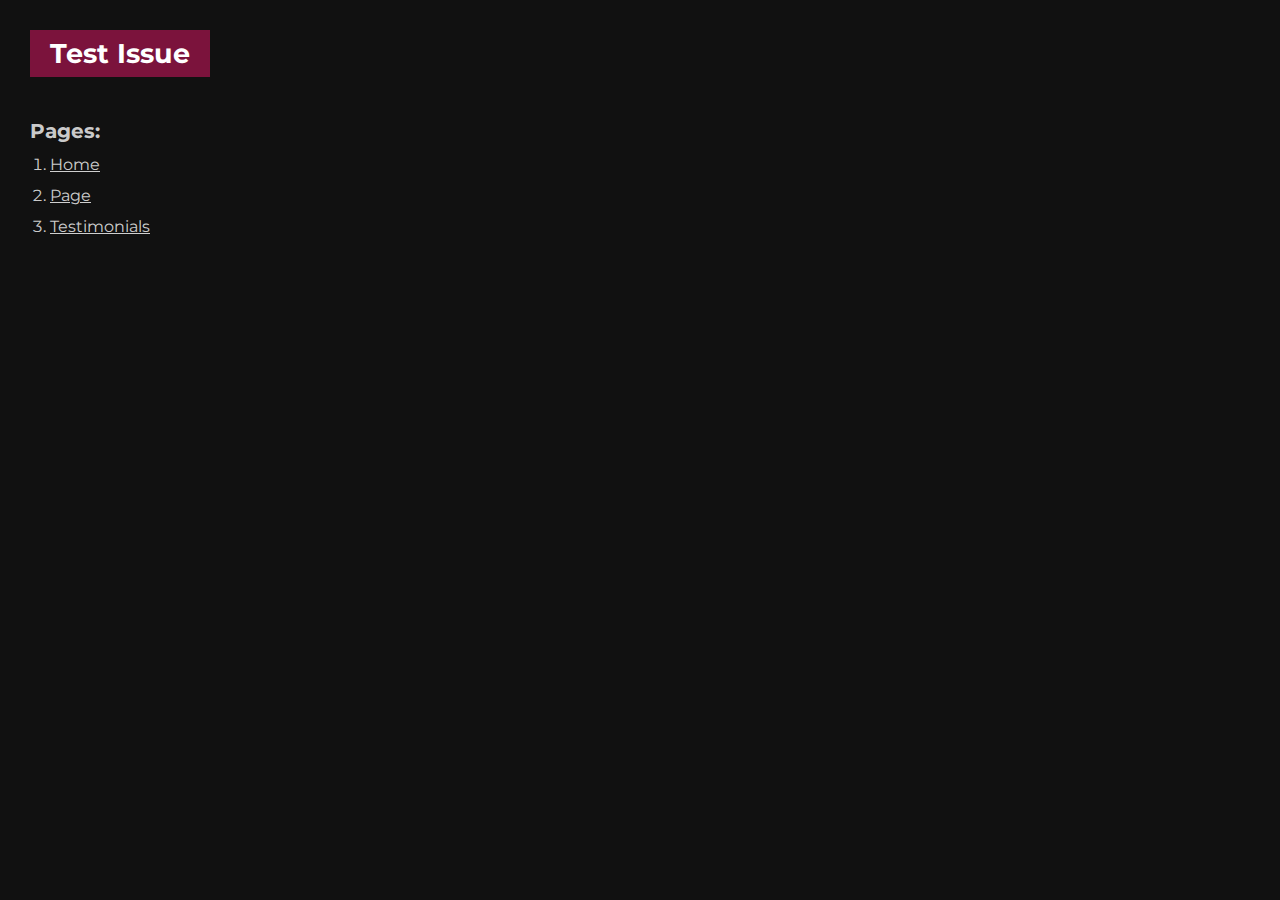
<file: markup/index.html>
<!DOCTYPE html>
<html>

<head>
	<meta charset="UTF-8">
	<meta name="viewport" content="width=device-width, initial-scale=1.0">
	<title>Test Issue</title>
</head>

<body>
	<div class="rootpage">
		<h1>Test Issue</h1>
		<div class="rootpage__info">

		</div>
		<h2>Pages:</h2>
		<ol class="rootpage__list">
			<li><a target="_blank" href="home.html">Home</a></li>
			<li><a target="_blank" href="page.html">Page</a></li>
			<li><a target="_blank" href="testimonials.html">Testimonials</a></li>
		</ol>
		<!--<h2>Попапы:</h2>
		 <ol class="rootpage__list">
			<li><a target="_blank" href="home.html#"></a></li>
		</ol> -->
		<!--<div class="rootpage__tnx">
			<h2>Спасибо за заказ!</h2>
			 <p>Всегда Ваша - команда Crazy Studio</p> 
		</div>-->
	</div>
</body>
<style>
	@charset "UTF-8";
	@import url("https://fonts.googleapis.com/css?family=Montserrat:regular,700&display=swap");

	*,
	*::before,
	*::after {
		padding: 0px;
		margin: 0px;
		border: 0px;
		box-sizing: border-box;
	}

	html,
	body {
		height: 100%;
		margin: 0;
		padding: 0;
		min-width: 320px;
		width: 100%;
		color: rgba(255, 255, 255, 0.8);
		background-color: #111;
	}

	body {
		font-family: Montserrat;
		font-size: 100%;
		line-height: 1;
		font-size: 1rem;
	}

	a {
		text-decoration: underline;
		color: rgba(255, 255, 255, 0.8);
	}

	a:visited {
		text-decoration: underline;
		color: rgba(255, 255, 255, 0.8);
	}

	a:hover {
		text-decoration: none;
	}

	ul li {
		list-style: none;
	}

	img {
		vertical-align: top;
	}

	.wrapper {
		width: 100%;
		min-height: 100%;
		overflow: hidden;
	}

	.rootpage {
		padding: 30px;
		display: flex;
		flex-direction: column;
		align-items: flex-start;
	}

	@media (max-width: 767px) {
		.rootpage {
			padding: 30px 15px;
		}
	}

	h1 {
		color: #ffffff;
		font-size: 1.7rem;
		margin: 0px 0px 1.25rem 0px;
		padding: 10px 20px;
		background: #7b133c;
	}

	@media (max-width: 767px) {
		h1 {
			font-size: 1.85rem;
			margin: 0px 0px 1.25rem 0px;
		}
	}

	h2 {
		color: rgba(255, 255, 255, 0.8);
		font-size: 1.25rem;
		margin: 0px 0px 1rem 0px;
	}

	@media (max-width: 767px) {
		h2 {
			font-size: 1.125rem;
			margin: 0px 0px 1rem 0px;
		}
	}

	.rootpage__info {
		line-height: 140%;
		margin: 0px 0px 1.5rem 0px;
	}

	.rootpage__list {
		margin: 0px 0px 2.25rem 1.25rem;
	}

	.rootpage__list li:not(:last-child) {
		margin: 0px 0px 15px 0px;
	}

	.rootpage__contacts,
	.rootpage__tnx {
		border-radius: 0;
		padding: 10px 20px;
		line-height: 140%;
	}

	@media (max-width: 767px) {

		.rootpage__contacts,
		.rootpage__tnx {
			border-radius: 40px;
			padding: 20px;
		}
	}

	.rootpage__contacts {
		background: #7b133c;

	}

	.rootpage__contacts a {
		color: #fff;
	}

	.rootpage__tnx {
		background: #7b133c;
		margin: 0px 0px 1rem 0px;
	}

	.rootpage__tnx h2 {
		color: #ffffff;
	}
</style>

</html>
</file>
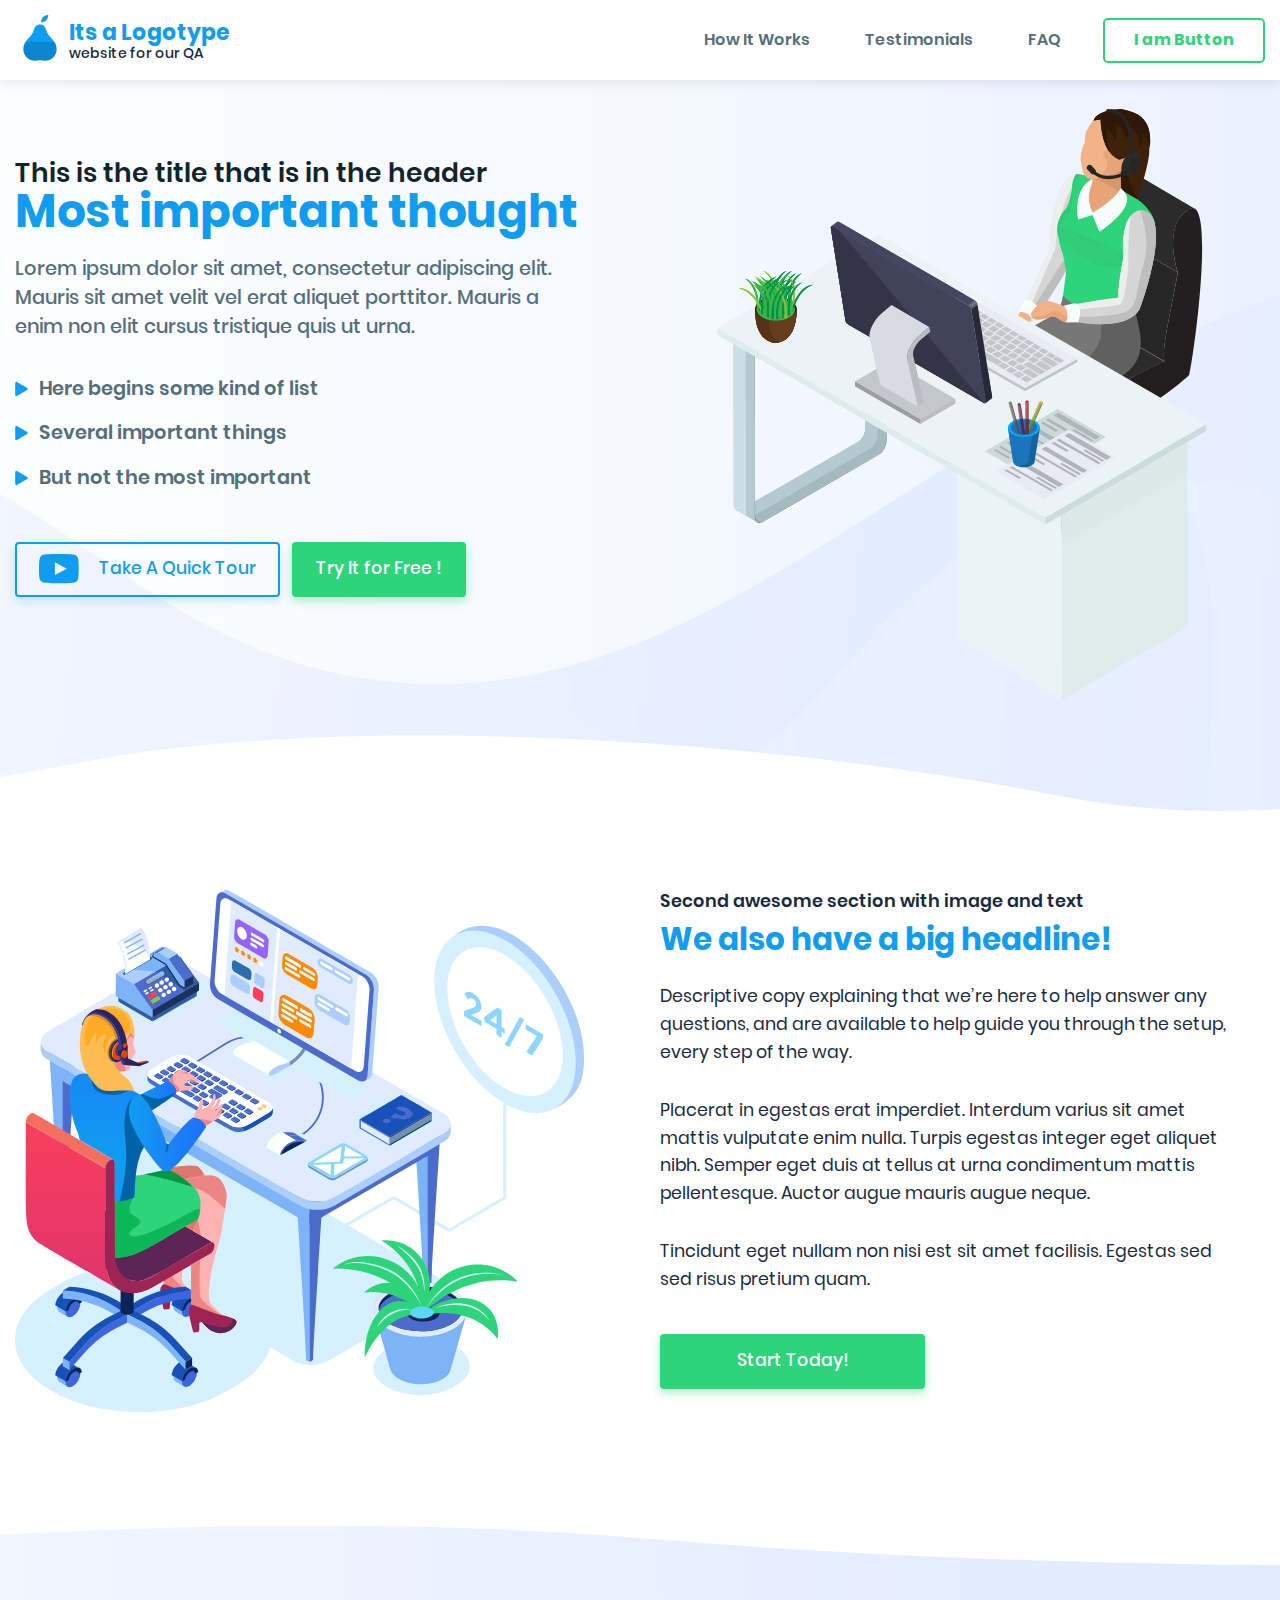
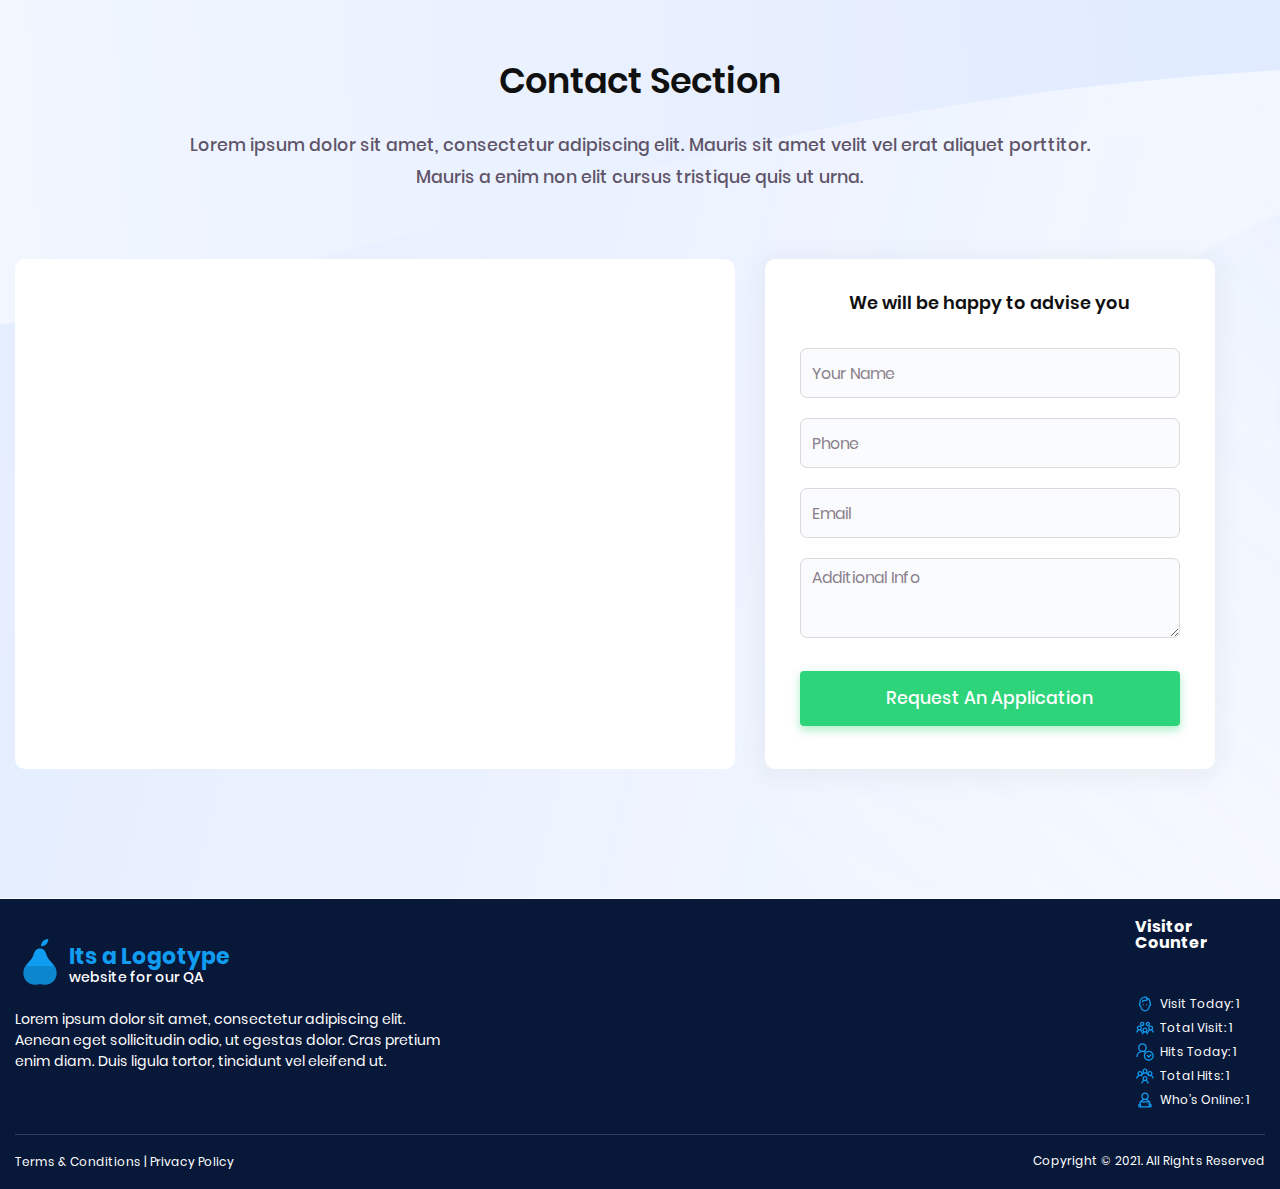
<file: markup/home.html>
<!DOCTYPE html>
<html lang="ru">

<head>
	<title>Home</title>
	<meta charset="UTF-8">
	<meta name="format-detection" content="telephone=no">
	<!-- <style>body{opacity: 0;}</style> -->
	<link rel="stylesheet" href="css/style.min.css?_v=20221018110416">
	<link rel="icon" href="img/logo.svg" sizes="32x32" />
	<link rel="icon" href="img/logo.svg" sizes="192x192" />
	<link rel="apple-touch-icon" href="img/logo.svg" />
	<meta name="msapplication-TileImage" content="img/logo.svg" />
	<!-- <meta name="robots" content="noindex, nofollow"> -->
	<meta name="viewport" content="width=device-width, initial-scale=1.0">
</head>

<body>
	<div class="wrapper">
		<header class="header">
			<div class="header__container">
				<div class="header__row">
					<div class="header__logo">
						<a href="#" class="logo-block">
							<div class="logo-block__img">
								<img src="img/logo.svg" alt="">
							</div>
							<div class="logo-block__content">
								<div class="logo-block__title">Its a Logotype</div>
								<div class="logo-block__subtitle">website for our QA</div>
							</div>
						</a>
					</div>
					<div class="header__right">
						<div class="header__menu">
							<div class="header__menu menu">
								<button type="button" class="menu__icon icon-menu"><span></span></button>
								<nav class="menu__body">
									<ul class="menu__list">
										<li class="menu__item"><a href="plage.html" class="menu__link">How It Works</a></li>
										<li class="menu__item"><a href="testmonials.html" class="menu__link">Testimonials</a></li>
										<li class="menu__item"><a href="faq.html" class="menu__link">FAQ</a></li>
									</ul>
								</nav>
							</div>
						</div>
						<div class="header__button">
							<a href="#" class="btn-light">I am Button</a>
						</div>
					</div>
				</div>
			</div>
		</header>
		<main class="home">
			<section class="home-top">
				<div class="home-top__container">
					<div class="home-top__row">
						<div class="home-top__content">
							<div class="home-top__pretitle">This is the title that is in the header</div>
							<h1 class="home-top__title">Most important thought</h1>
							<div class="home-top__text">
								<p>Lorem ipsum dolor sit amet, consectetur adipiscing elit. Mauris sit amet velit vel erat aliquet
									porttitor. Mauris a enim non elit cursus tristique quis ut urna. </p>
								<ul>
									<li>Here begins some kind of list</li>
									<li>Several important things</li>
									<li>But not the most important</li>
								</ul>
							</div>
							<div class="home-top__buttons">
								<a href="#" data-popup="#video" data-popup-youtube="Br0Dh6VeTCI" class="home-top__play-btn">
									<svg viewBox="0 0 40 30" fill="none" xmlns="http://www.w3.org/2000/svg">
										<path d="M38.9427 4.00767C38.4853 2.431 37.137 1.188 35.4267 0.766334C32.3243 3.82463e-07 19.887 0 19.887 0C19.887 0 7.44967 3.82463e-07 4.3473 0.766334C2.63702 1.188 1.28868 2.431 0.831277 4.00767C-5.92679e-08 6.86767 0 14.6667 0 14.6667C0 14.6667 -5.92679e-08 22.4657 0.831277 25.3257C1.28868 26.9023 2.63702 28.1453 4.3473 28.567C7.44967 29.3333 19.887 29.3333 19.887 29.3333C19.887 29.3333 32.3243 29.3333 35.4267 28.567C37.139 28.1453 38.4853 26.9023 38.9427 25.3257C39.774 22.4657 39.774 14.6667 39.774 14.6667C39.774 14.6667 39.774 6.86767 38.9427 4.00767ZM15.9096 21.0173V8.316L27.8418 14.6667L15.9096 21.0173Z" />
									</svg>
									Take A Quick Tour</a>
								<a href="#" class="home-top__form-btn btn-green">Try It for Free !</a>
							</div>
						</div>
						<div class="home-top__img">
							<img src="img/content/top-img.svg" alt="">
						</div>
					</div>
				</div>
			</section>
			<section class="home-info">
				<div class="home-info__container">
					<div class="home-info__row">
						<div class="home-info__img">
							<img src="img/content/info-img.svg" alt="">
						</div>
						<div class="home-info__content">
							<div class="home-info__pretitle">Second awesome section with image and text</div>
							<h2 class="home-info__title">We also have a big headline!</h2>
							<div class="home-info__text">
								<p>Descriptive copy explaining that we’re here to help answer any questions, and are available to help
									guide you through the setup, every step of the way.</p>
								<p>Placerat in egestas erat imperdiet. Interdum varius sit amet mattis vulputate enim nulla. Turpis
									egestas integer eget aliquet nibh. Semper eget duis at tellus at urna condimentum mattis pellentesque.
									Auctor augue mauris augue neque.</p>
								<p>Tincidunt eget nullam non nisi est sit amet facilisis. Egestas sed sed risus pretium quam.</p>
							</div>
							<a href="#" class="home-info__button btn-green">Start Today!</a>
						</div>
					</div>
				</div>
			</section>
			<section class="home-contacts">
				<div class="home-contacts__container">
					<h2 class="home-contacts__title">Contact Section</h2>
					<div class="home-contacts__text">
						Lorem ipsum dolor sit amet, consectetur adipiscing elit. Mauris sit amet velit vel erat aliquet porttitor.
						Mauris a enim non elit cursus tristique quis ut urna.
					</div>
					<div class="home-contacts__row">
						<div class="home-contacts__map">

						</div>
						<div class="home-contacts__form">
							<div class="contacts-form">
								<div class="contacts-form__title">We will be happy to advise you</div>
								<form action="#">
									<div class="form-row">
										<input type="text" placeholder="Your Name">
									</div>
									<div class="form-row">
										<input type="tel" class="input-phone" placeholder="Phone">
									</div>
									<div class="form-row">
										<input type="email" placeholder="Email">
									</div>
									<div class="form-row">
										<textarea name="" id="">Additional Info</textarea>
									</div>
									<div class="form-row">
										<input type="submit" value="Request An Application">
									</div>
								</form>
							</div>
						</div>
					</div>
				</div>
			</section>
		</main>
		<footer class="footer">
			<div class="footer__container">
				<div class="footer__top">
					<div class="footer__info">
						<a href="#" class="logo-block">
							<div class="logo-block__img">
								<img src="img/logo.svg" alt="">
							</div>
							<div class="logo-block__content">
								<div class="logo-block__title">Its a Logotype</div>
								<div class="logo-block__subtitle">website for our QA</div>
							</div>
						</a>
						<div class="footer__text">
							<p>Lorem ipsum dolor sit amet, consectetur adipiscing elit. Aenean eget sollicitudin odio, ut
								egestas dolor. Cras pretium enim diam. Duis ligula tortor, tincidunt vel eleifend ut.</p>
						</div>
					</div>
					<div class="footer__counter">
						<div class="counter">
							<div class="counter__title">
								Visitor Counter
							</div>
							<div class="counter__counter"></div>
							<div class="counter__list">
								<div class="counter__item">
									<img src="img/icons/user-male.svg" alt="">
									Visit Today: 1
								</div>
								<div class="counter__item">
									<img src="img/icons/user-group.svg" alt="">
									Total Visit: 1
								</div>
								<div class="counter__item">
									<img src="img/icons/checked-user-male.svg" alt="">
									Hits Today: 1
								</div>
								<div class="counter__item">
									<img src="img/icons/conference.svg" alt="">
									Total Hits: 1
								</div>
								<div class="counter__item">
									<img src="img/icons/read-online.svg" alt="">
									Who’s Online: 1
								</div>
							</div>
						</div>
					</div>
				</div>
				<div class="footer__bottom">
					<div class="footer__links">
						<a href="#">Terms & Conditions</a>
						|
						<a href="#">Privacy Policy</a>
					</div>
					<div class="footer__copyright">Copyright © 2021. All Rights Reserved</div>
				</div>
			</div>
		</footer>
	</div>
	<div id="video" aria-hidden="true" class="popup">
		<div class="popup__wrapper">
			<div class="popup__content">
				<button data-close type="button" class="popup__close">
					<svg viewBox="0 0 40 40" fill="none" xmlns="http://www.w3.org/2000/svg">
						<circle cx="20" cy="20" r="19.5" stroke="#2C334D" stroke-opacity="0.2" />
						<path d="M27 13L20 20M13 27L20 20M20 20L27 27L13 13" stroke="#2C334D" stroke-opacity="0.2" />
					</svg>
				</button>
				<div class="popup__video" data-popup-youtube-place>
				</div>
			</div>
		</div>
	</div>
	<script src="https://code.jquery.com/jquery-3.6.0.min.js?_v=20221018110416" integrity="sha256-/xUj+3OJU5yExlq6GSYGSHk7tPXikynS7ogEvDej/m4=" crossorigin="anonymous"></script>
	<script src="js/app.min.js?_v=20221018110416"></script>
</body>

</html>
</file>
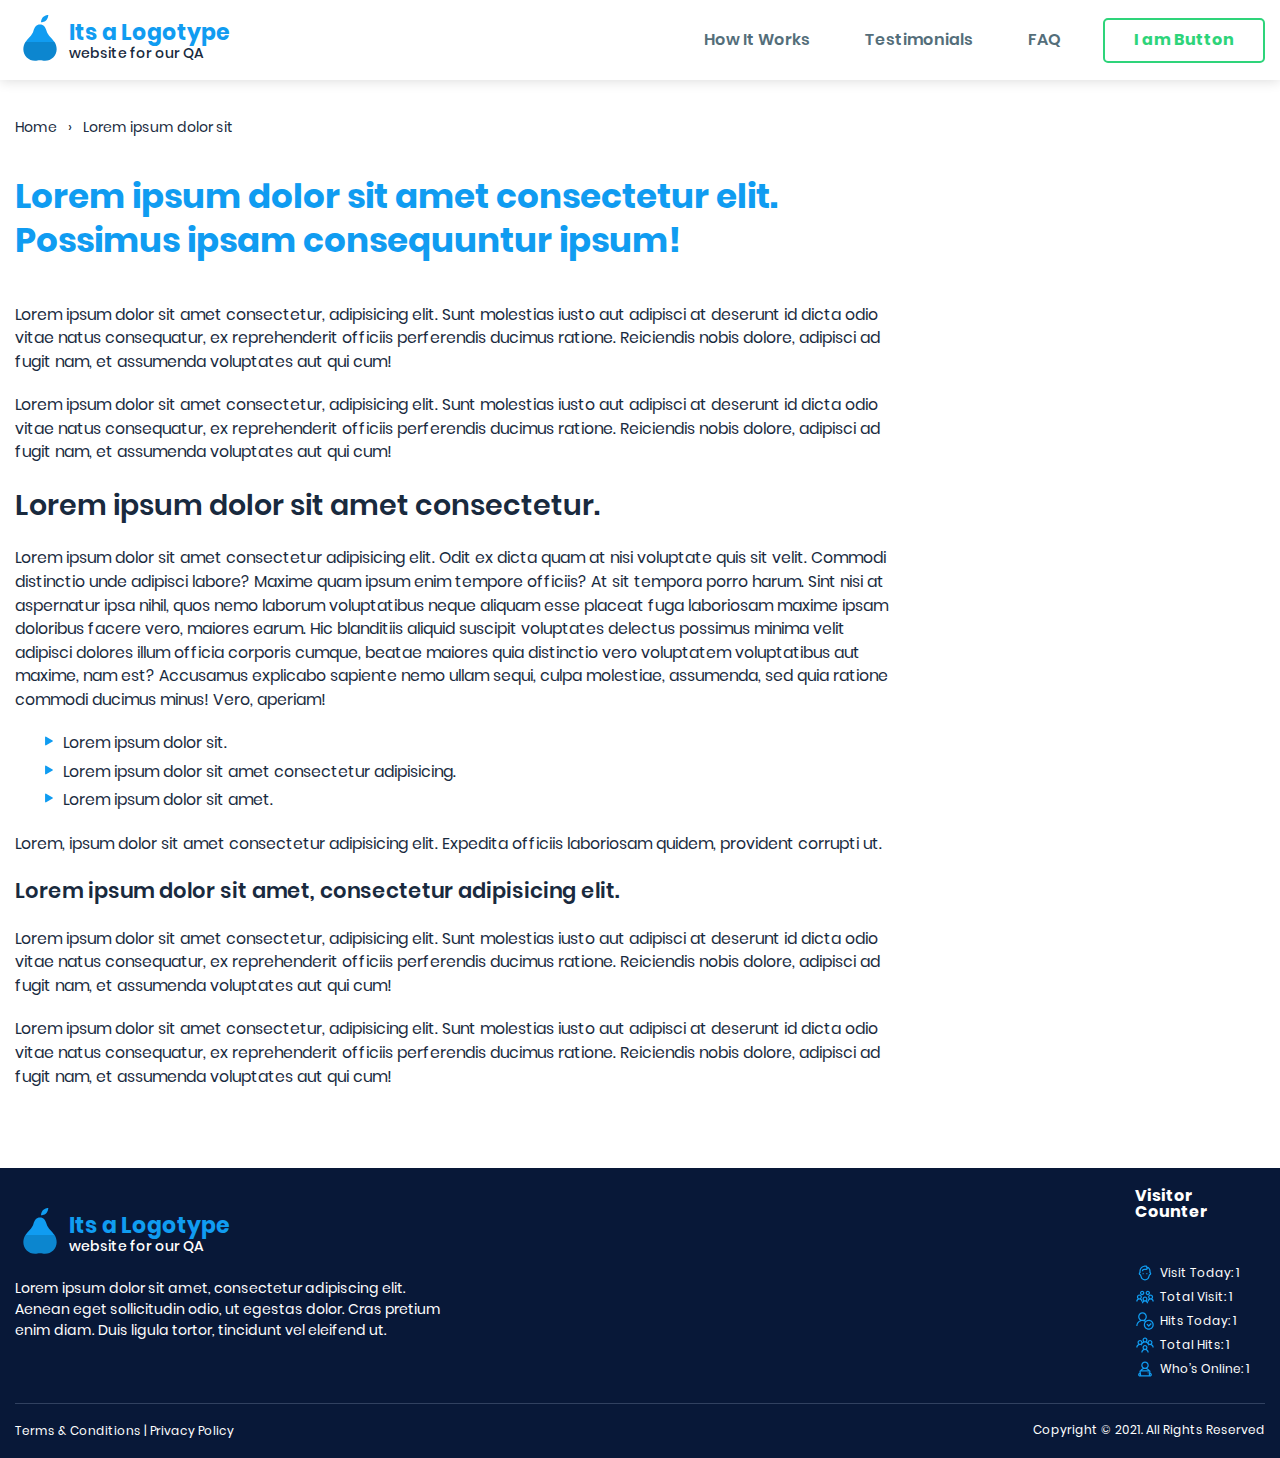
<file: markup/page.html>
<!DOCTYPE html>
<html lang="ru">

<head>
	<title>Page</title>
	<meta charset="UTF-8">
	<meta name="format-detection" content="telephone=no">
	<!-- <style>body{opacity: 0;}</style> -->
	<link rel="stylesheet" href="css/style.min.css?_v=20221018110416">
	<link rel="icon" href="img/logo.svg" sizes="32x32" />
	<link rel="icon" href="img/logo.svg" sizes="192x192" />
	<link rel="apple-touch-icon" href="img/logo.svg" />
	<meta name="msapplication-TileImage" content="img/logo.svg" />
	<!-- <meta name="robots" content="noindex, nofollow"> -->
	<meta name="viewport" content="width=device-width, initial-scale=1.0">
</head>

<body>
	<div class="wrapper">
		<header class="header">
			<div class="header__container">
				<div class="header__row">
					<div class="header__logo">
						<a href="#" class="logo-block">
							<div class="logo-block__img">
								<img src="img/logo.svg" alt="">
							</div>
							<div class="logo-block__content">
								<div class="logo-block__title">Its a Logotype</div>
								<div class="logo-block__subtitle">website for our QA</div>
							</div>
						</a>
					</div>
					<div class="header__right">
						<div class="header__menu">
							<div class="header__menu menu">
								<button type="button" class="menu__icon icon-menu"><span></span></button>
								<nav class="menu__body">
									<ul class="menu__list">
										<li class="menu__item"><a href="plage.html" class="menu__link">How It Works</a></li>
										<li class="menu__item"><a href="testmonials.html" class="menu__link">Testimonials</a></li>
										<li class="menu__item"><a href="faq.html" class="menu__link">FAQ</a></li>
									</ul>
								</nav>
							</div>
						</div>
						<div class="header__button">
							<a href="#" class="btn-light">I am Button</a>
						</div>
					</div>
				</div>
			</div>
		</header>
		<main class="page">
			<div class="page__container">
				<div class="breadcrumbs">
					<a href="#">Home</a> <span>&rsaquo;</span> Lorem ipsum dolor sit
				</div>
				<h1 class="page-title">Lorem ipsum dolor sit amet consectetur elit. Possimus ipsam consequuntur ipsum!</h1>
				<div class="page-content">
					<p>Lorem ipsum dolor sit amet consectetur, adipisicing elit. Sunt molestias iusto aut adipisci at
						deserunt id dicta odio vitae natus consequatur, ex reprehenderit officiis perferendis ducimus
						ratione. Reiciendis nobis dolore, adipisci ad fugit nam, et assumenda voluptates aut qui cum!
					</p>
					<p>Lorem ipsum dolor sit amet consectetur, adipisicing elit. Sunt molestias iusto aut adipisci at
						deserunt id dicta odio vitae natus consequatur, ex reprehenderit officiis perferendis ducimus
						ratione. Reiciendis nobis dolore, adipisci ad fugit nam, et assumenda voluptates aut qui cum!
					</p>
					<h2>Lorem ipsum dolor sit amet consectetur.</h2>
					<p>Lorem ipsum dolor sit amet consectetur adipisicing elit. Odit ex dicta quam at nisi voluptate
						quis sit velit. Commodi distinctio unde adipisci labore? Maxime quam ipsum enim tempore
						officiis? At sit tempora porro harum. Sint nisi at aspernatur ipsa nihil, quos nemo laborum
						voluptatibus neque aliquam esse placeat fuga laboriosam maxime ipsam doloribus facere vero,
						maiores earum. Hic blanditiis aliquid suscipit voluptates delectus possimus minima velit
						adipisci dolores illum officia corporis cumque, beatae maiores quia distinctio vero voluptatem
						voluptatibus aut maxime, nam est? Accusamus explicabo sapiente nemo ullam sequi, culpa
						molestiae, assumenda, sed quia ratione commodi ducimus minus! Vero, aperiam!</p>
					<ul>
						<li>Lorem ipsum dolor sit.</li>
						<li>Lorem ipsum dolor sit amet consectetur adipisicing.</li>
						<li>Lorem ipsum dolor sit amet.</li>
					</ul>
					<p>Lorem, ipsum dolor sit amet consectetur adipisicing elit. Expedita officiis laboriosam quidem,
						provident corrupti ut.</p>
					<h3>Lorem ipsum dolor sit amet, consectetur adipisicing elit.</h3>
					<p>Lorem ipsum dolor sit amet consectetur, adipisicing elit. Sunt molestias iusto aut adipisci at
						deserunt id dicta odio vitae natus consequatur, ex reprehenderit officiis perferendis ducimus
						ratione. Reiciendis nobis dolore, adipisci ad fugit nam, et assumenda voluptates aut qui cum!
					</p>
					<p>Lorem ipsum dolor sit amet consectetur, adipisicing elit. Sunt molestias iusto aut adipisci at
						deserunt id dicta odio vitae natus consequatur, ex reprehenderit officiis perferendis ducimus
						ratione. Reiciendis nobis dolore, adipisci ad fugit nam, et assumenda voluptates aut qui cum!
					</p>
				</div>
			</div>
		</main>
		<footer class="footer">
			<div class="footer__container">
				<div class="footer__top">
					<div class="footer__info">
						<a href="#" class="logo-block">
							<div class="logo-block__img">
								<img src="img/logo.svg" alt="">
							</div>
							<div class="logo-block__content">
								<div class="logo-block__title">Its a Logotype</div>
								<div class="logo-block__subtitle">website for our QA</div>
							</div>
						</a>
						<div class="footer__text">
							<p>Lorem ipsum dolor sit amet, consectetur adipiscing elit. Aenean eget sollicitudin odio, ut
								egestas dolor. Cras pretium enim diam. Duis ligula tortor, tincidunt vel eleifend ut.</p>
						</div>
					</div>
					<div class="footer__counter">
						<div class="counter">
							<div class="counter__title">
								Visitor Counter
							</div>
							<div class="counter__counter"></div>
							<div class="counter__list">
								<div class="counter__item">
									<img src="img/icons/user-male.svg" alt="">
									Visit Today: 1
								</div>
								<div class="counter__item">
									<img src="img/icons/user-group.svg" alt="">
									Total Visit: 1
								</div>
								<div class="counter__item">
									<img src="img/icons/checked-user-male.svg" alt="">
									Hits Today: 1
								</div>
								<div class="counter__item">
									<img src="img/icons/conference.svg" alt="">
									Total Hits: 1
								</div>
								<div class="counter__item">
									<img src="img/icons/read-online.svg" alt="">
									Who’s Online: 1
								</div>
							</div>
						</div>
					</div>
				</div>
				<div class="footer__bottom">
					<div class="footer__links">
						<a href="#">Terms & Conditions</a>
						|
						<a href="#">Privacy Policy</a>
					</div>
					<div class="footer__copyright">Copyright © 2021. All Rights Reserved</div>
				</div>
			</div>
		</footer>
	</div>
	<div id="video" aria-hidden="true" class="popup">
		<div class="popup__wrapper">
			<div class="popup__content">
				<button data-close type="button" class="popup__close">
					<svg viewBox="0 0 40 40" fill="none" xmlns="http://www.w3.org/2000/svg">
						<circle cx="20" cy="20" r="19.5" stroke="#2C334D" stroke-opacity="0.2" />
						<path d="M27 13L20 20M13 27L20 20M20 20L27 27L13 13" stroke="#2C334D" stroke-opacity="0.2" />
					</svg>
				</button>
				<div class="popup__video" data-popup-youtube-place="Br0Dh6VeTCI">
				</div>
			</div>
		</div>
	</div>
	<script src="https://code.jquery.com/jquery-3.6.0.min.js?_v=20221018110416" integrity="sha256-/xUj+3OJU5yExlq6GSYGSHk7tPXikynS7ogEvDej/m4=" crossorigin="anonymous"></script>
	<script src="js/app.min.js?_v=20221018110416"></script>
</body>

</html>
</file>
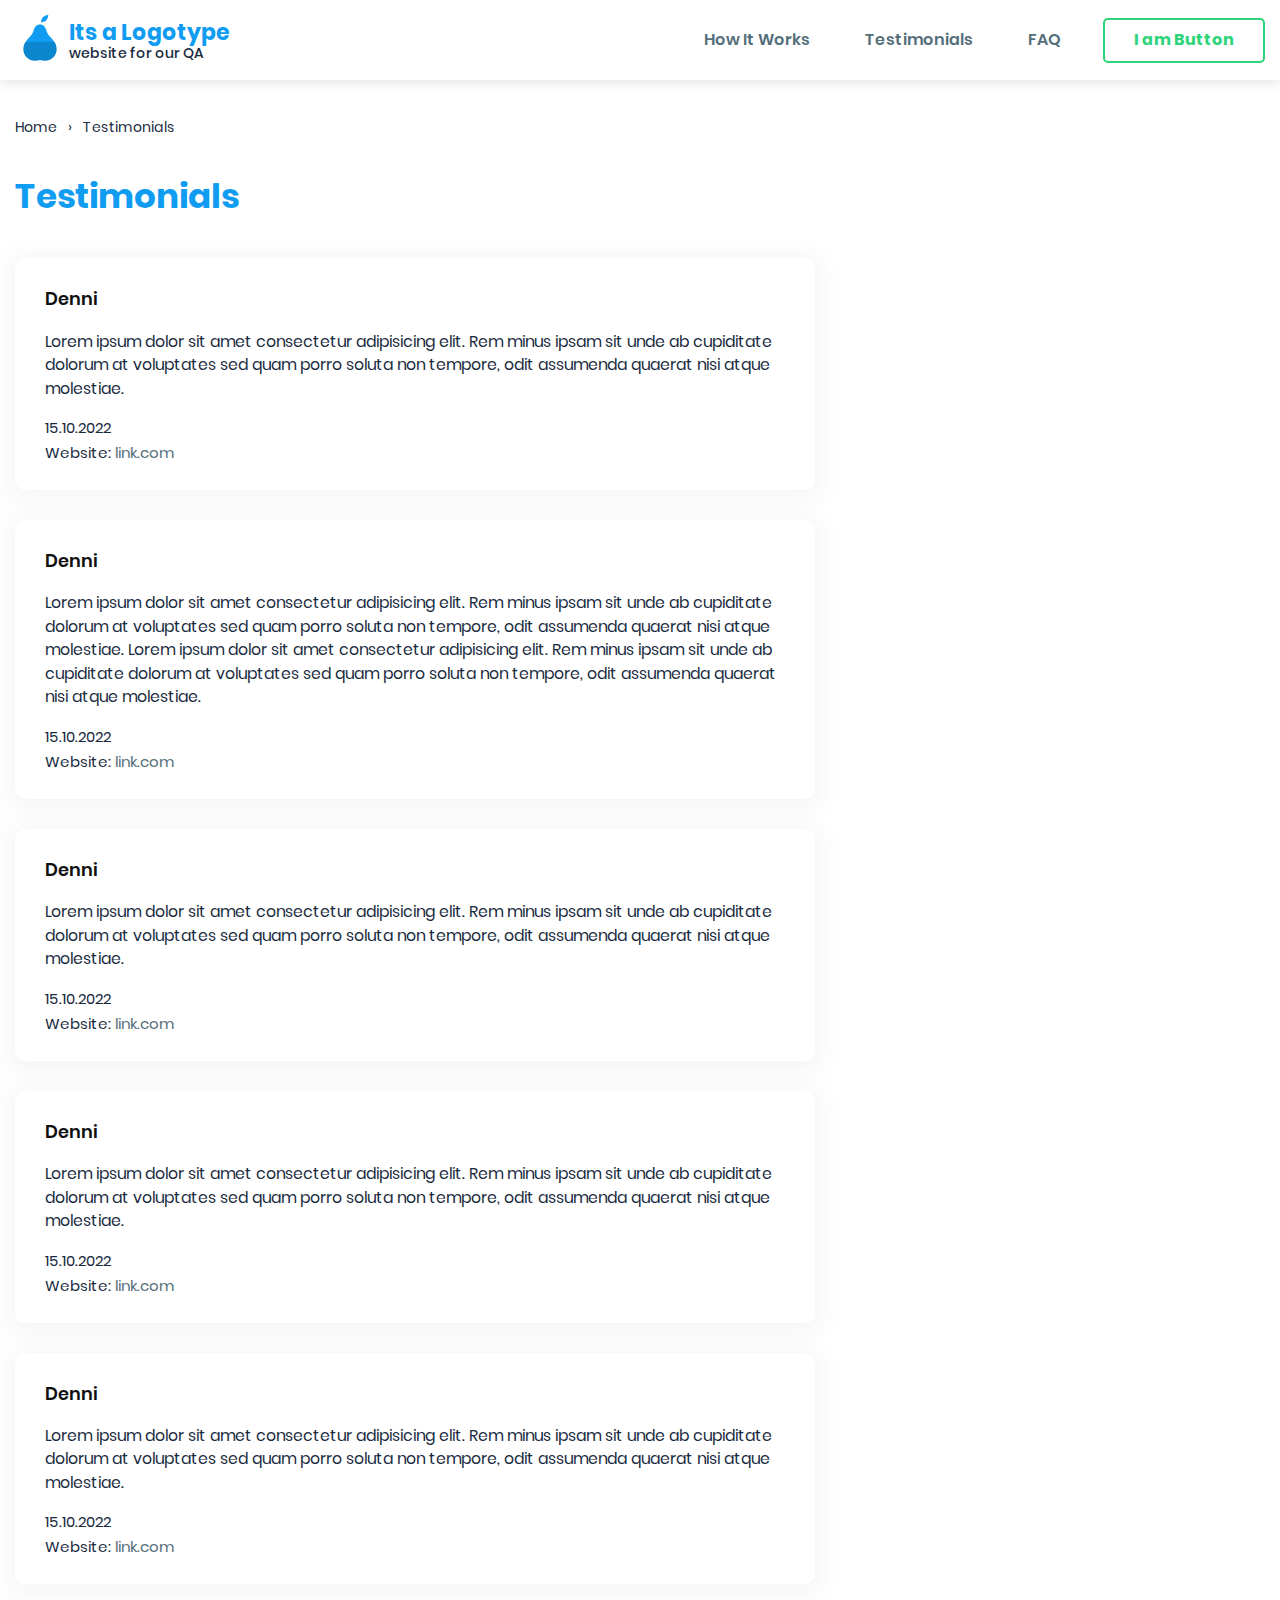
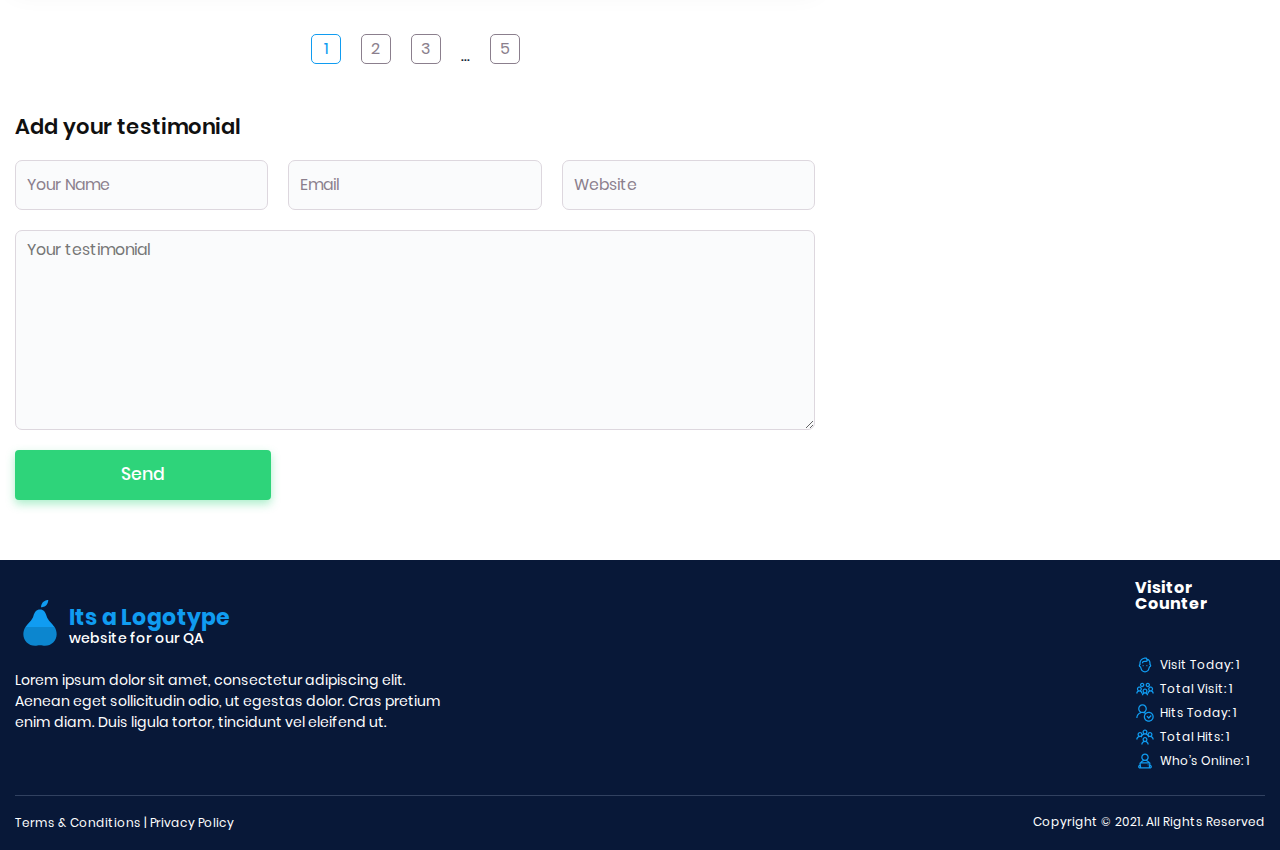
<file: markup/testimonials.html>
<!DOCTYPE html>
<html lang="ru">

<head>
	<title>Testimonials</title>
	<meta charset="UTF-8">
	<meta name="format-detection" content="telephone=no">
	<!-- <style>body{opacity: 0;}</style> -->
	<link rel="stylesheet" href="css/style.min.css?_v=20221018110416">
	<link rel="icon" href="img/logo.svg" sizes="32x32" />
	<link rel="icon" href="img/logo.svg" sizes="192x192" />
	<link rel="apple-touch-icon" href="img/logo.svg" />
	<meta name="msapplication-TileImage" content="img/logo.svg" />
	<!-- <meta name="robots" content="noindex, nofollow"> -->
	<meta name="viewport" content="width=device-width, initial-scale=1.0">
</head>

<body>
	<div class="wrapper">
		<header class="header">
			<div class="header__container">
				<div class="header__row">
					<div class="header__logo">
						<a href="#" class="logo-block">
							<div class="logo-block__img">
								<img src="img/logo.svg" alt="">
							</div>
							<div class="logo-block__content">
								<div class="logo-block__title">Its a Logotype</div>
								<div class="logo-block__subtitle">website for our QA</div>
							</div>
						</a>
					</div>
					<div class="header__right">
						<div class="header__menu">
							<div class="header__menu menu">
								<button type="button" class="menu__icon icon-menu"><span></span></button>
								<nav class="menu__body">
									<ul class="menu__list">
										<li class="menu__item"><a href="plage.html" class="menu__link">How It Works</a></li>
										<li class="menu__item"><a href="testmonials.html" class="menu__link">Testimonials</a></li>
										<li class="menu__item"><a href="faq.html" class="menu__link">FAQ</a></li>
									</ul>
								</nav>
							</div>
						</div>
						<div class="header__button">
							<a href="#" class="btn-light">I am Button</a>
						</div>
					</div>
				</div>
			</div>
		</header>
		<main class="page">
			<div class="page__container">
				<div class="breadcrumbs">
					<a href="#">Home</a> <span>&rsaquo;</span> Testimonials
				</div>
				<h1 class="page-title">Testimonials</h1>
				<div class="testimonials">
					<div class="testimonials__list">
						<div class="testimonials__item">
							<div class="testmonial">
								<div class="testmonial__name">Denni</div>
								<div class="testmonial__text">
									Lorem ipsum dolor sit amet consectetur adipisicing elit. Rem minus ipsam sit unde ab
									cupiditate dolorum at voluptates sed quam porro soluta non tempore, odit assumenda
									quaerat nisi atque molestiae.
								</div>
								<div class="testmonial__date">
									15.10.2022
								</div>
								<div class="testmonial__link">
									Website: <a href="#" target="_blank">link.com</a>
								</div>
							</div>
						</div>
						<div class="testimonials__item">
							<div class="testmonial">
								<div class="testmonial__name">Denni</div>
								<div class="testmonial__text">
									Lorem ipsum dolor sit amet consectetur adipisicing elit. Rem minus ipsam sit unde ab
									cupiditate dolorum at voluptates sed quam porro soluta non tempore, odit assumenda
									quaerat nisi atque molestiae. Lorem ipsum dolor sit amet consectetur adipisicing elit. Rem minus ipsam sit unde ab
									cupiditate dolorum at voluptates sed quam porro soluta non tempore, odit assumenda
									quaerat nisi atque molestiae.
								</div>
								<div class="testmonial__date">
									15.10.2022
								</div>
								<div class="testmonial__link">
									Website: <a href="#" target="_blank">link.com</a>
								</div>
							</div>
						</div>
						<div class="testimonials__item">
							<div class="testmonial">
								<div class="testmonial__name">Denni</div>
								<div class="testmonial__text">
									Lorem ipsum dolor sit amet consectetur adipisicing elit. Rem minus ipsam sit unde ab
									cupiditate dolorum at voluptates sed quam porro soluta non tempore, odit assumenda
									quaerat nisi atque molestiae.
								</div>
								<div class="testmonial__date">
									15.10.2022
								</div>
								<div class="testmonial__link">
									Website: <a href="#" target="_blank">link.com</a>
								</div>
							</div>
						</div>
						<div class="testimonials__item">
							<div class="testmonial">
								<div class="testmonial__name">Denni</div>
								<div class="testmonial__text">
									Lorem ipsum dolor sit amet consectetur adipisicing elit. Rem minus ipsam sit unde ab
									cupiditate dolorum at voluptates sed quam porro soluta non tempore, odit assumenda
									quaerat nisi atque molestiae.
								</div>
								<div class="testmonial__date">
									15.10.2022
								</div>
								<div class="testmonial__link">
									Website: <a href="#" target="_blank">link.com</a>
								</div>
							</div>
						</div>
						<div class="testimonials__item">
							<div class="testmonial">
								<div class="testmonial__name">Denni</div>
								<div class="testmonial__text">
									Lorem ipsum dolor sit amet consectetur adipisicing elit. Rem minus ipsam sit unde ab
									cupiditate dolorum at voluptates sed quam porro soluta non tempore, odit assumenda
									quaerat nisi atque molestiae.
								</div>
								<div class="testmonial__date">
									15.10.2022
								</div>
								<div class="testmonial__link">
									Website: <a href="#" target="_blank">link.com</a>
								</div>
							</div>
						</div>

					</div>

					<div class="pagination">
						<span class="pagination__link active">1</span>
						<a href="#" class="pagination__link">2</a>
						<a href="#" class="pagination__link">3</a>
						<span class="pagination__dotted">...</span>
						<a href="#" class="pagination__link">5</a>
					</div>

					<div class="add-testimonials">
						<div class="add-testimonials__title">Add your testimonial</div>
						<div class="add-testimonials__form">
							<form action="#">
								<div class="form-row">
									<input type="text" placeholder="Your Name">
									<input type="email" placeholder="Email">
									<input type="text" placeholder="Website">
								</div>
								<div class="form-row">
									<textarea name="" id="" placeholder="Your testimonial"></textarea>
								</div>
								<div class="form-row">
									<input type="submit" value="Send">
								</div>
							</form>
						</div>
					</div>
				</div>
			</div>
		</main>
		<footer class="footer">
			<div class="footer__container">
				<div class="footer__top">
					<div class="footer__info">
						<a href="#" class="logo-block">
							<div class="logo-block__img">
								<img src="img/logo.svg" alt="">
							</div>
							<div class="logo-block__content">
								<div class="logo-block__title">Its a Logotype</div>
								<div class="logo-block__subtitle">website for our QA</div>
							</div>
						</a>
						<div class="footer__text">
							<p>Lorem ipsum dolor sit amet, consectetur adipiscing elit. Aenean eget sollicitudin odio, ut
								egestas dolor. Cras pretium enim diam. Duis ligula tortor, tincidunt vel eleifend ut.</p>
						</div>
					</div>
					<div class="footer__counter">
						<div class="counter">
							<div class="counter__title">
								Visitor Counter
							</div>
							<div class="counter__counter"></div>
							<div class="counter__list">
								<div class="counter__item">
									<img src="img/icons/user-male.svg" alt="">
									Visit Today: 1
								</div>
								<div class="counter__item">
									<img src="img/icons/user-group.svg" alt="">
									Total Visit: 1
								</div>
								<div class="counter__item">
									<img src="img/icons/checked-user-male.svg" alt="">
									Hits Today: 1
								</div>
								<div class="counter__item">
									<img src="img/icons/conference.svg" alt="">
									Total Hits: 1
								</div>
								<div class="counter__item">
									<img src="img/icons/read-online.svg" alt="">
									Who’s Online: 1
								</div>
							</div>
						</div>
					</div>
				</div>
				<div class="footer__bottom">
					<div class="footer__links">
						<a href="#">Terms & Conditions</a>
						|
						<a href="#">Privacy Policy</a>
					</div>
					<div class="footer__copyright">Copyright © 2021. All Rights Reserved</div>
				</div>
			</div>
		</footer>
	</div>
	<div id="video" aria-hidden="true" class="popup">
		<div class="popup__wrapper">
			<div class="popup__content">
				<button data-close type="button" class="popup__close">
					<svg viewBox="0 0 40 40" fill="none" xmlns="http://www.w3.org/2000/svg">
						<circle cx="20" cy="20" r="19.5" stroke="#2C334D" stroke-opacity="0.2" />
						<path d="M27 13L20 20M13 27L20 20M20 20L27 27L13 13" stroke="#2C334D" stroke-opacity="0.2" />
					</svg>
				</button>
				<div class="popup__video" data-popup-youtube-place="Br0Dh6VeTCI">
				</div>
			</div>
		</div>
	</div>
	<script src="https://code.jquery.com/jquery-3.6.0.min.js?_v=20221018110416" integrity="sha256-/xUj+3OJU5yExlq6GSYGSHk7tPXikynS7ogEvDej/m4=" crossorigin="anonymous"></script>
	<script src="js/app.min.js?_v=20221018110416"></script>
</body>

</html>
</file>
<file: markup/css/style.min.css>
@charset "UTF-8";@font-face{font-family:Poppins;font-display:swap;src:url(../fonts/Poppins-Bold.woff2) format("woff2"),url(../fonts/Poppins-Bold.woff) format("woff");font-weight:700;font-style:normal}@font-face{font-family:Poppins;font-display:swap;src:url(../fonts/Poppins-Medium.woff2) format("woff2"),url(../fonts/Poppins-Medium.woff) format("woff");font-weight:500;font-style:normal}@font-face{font-family:Poppins;font-display:swap;src:url(../fonts/Poppins-SemiBold.woff2) format("woff2"),url(../fonts/Poppins-SemiBold.woff) format("woff");font-weight:600;font-style:normal}@font-face{font-family:Poppins;font-display:swap;src:url(../fonts/Poppins-Regular.woff2) format("woff2"),url(../fonts/Poppins-Regular.woff) format("woff");font-weight:400;font-style:normal}[class*=_icon-]:before{font-family:icons;font-style:normal;font-weight:400;font-variant:normal;text-transform:none;line-height:1;-webkit-font-smoothing:antialiased;-moz-osx-font-smoothing:grayscale}[class*=_icon-]:before{display:block}._icon-arrow:before{content:"\e900"}._icon-check:before{content:"\e901"}._icon-facebook:before{content:"\e902"}._icon-local:before{content:"\e903"}._icon-phone:before{content:"\e904"}._icon-search:before{content:"\e905"}._icon-telegram:before{content:"\e906"}._icon-vk:before{content:"\e907"}*{padding:0;margin:0;border:0}*,:after,:before{-webkit-box-sizing:border-box;box-sizing:border-box}body,html{height:100%;min-width:320px}body{color:#192a3e;line-height:1;font-family:Poppins;font-size:1rem;-ms-text-size-adjust:100%;-moz-text-size-adjust:100%;-webkit-text-size-adjust:100%;-webkit-font-smoothing:antialiased;-moz-osx-font-smoothing:grayscale}button,input,textarea{font-family:Poppins;font-size:inherit}button{cursor:pointer;color:inherit;background-color:inherit}a{color:inherit}a:link,a:visited{text-decoration:none}a:hover{text-decoration:none}ul li{list-style:none}img{vertical-align:top}h1,h2,h3,h4,h5,h6{font-weight:inherit;font-size:inherit}body{font-family:Poppins;font-size:1rem;font-weight:400;font-style:normal;color:#192a3e;background:#fff}.lock body{overflow:hidden;-ms-touch-action:none;touch-action:none}.wrapper{min-height:100%;display:-webkit-box;display:-ms-flexbox;display:flex;-webkit-box-orient:vertical;-webkit-box-direction:normal;-ms-flex-direction:column;flex-direction:column;overflow:hidden}.wrapper>main{-webkit-box-flex:1;-ms-flex:1 1 auto;flex:1 1 auto}.wrapper>*{min-width:0}[class*=__container]{width:100%;position:relative;max-width:89.375rem;margin:0 auto;padding:0 .9375rem}.mobile{display:none}a:focus{outline:0}body::after{content:"";background-color:rgba(0,0,0,.5);position:fixed;width:100%;height:100%;top:0;left:0;opacity:0;-webkit-transition:opacity .8s ease 0s;-o-transition:opacity .8s ease 0s;transition:opacity .8s ease 0s;pointer-events:none;z-index:149}.popup-show body::after{opacity:1}.popup{position:fixed;top:0;left:0;bottom:0;right:0;padding:30px 10px;-webkit-transition:visibility .8s ease 0s;-o-transition:visibility .8s ease 0s;transition:visibility .8s ease 0s;visibility:hidden;pointer-events:none}.popup_show{z-index:150;visibility:visible;overflow:auto;pointer-events:auto}.popup_show .popup__content{visibility:visible;-webkit-transform:scale(1);-ms-transform:scale(1);transform:scale(1)}.popup__wrapper{display:-webkit-box;display:-ms-flexbox;display:flex;-webkit-box-orient:vertical;-webkit-box-direction:normal;-ms-flex-direction:column;flex-direction:column;-webkit-box-align:center;-ms-flex-align:center;align-items:center;min-height:100%;-webkit-box-flex:1;-ms-flex:1 1 auto;flex:1 1 auto;width:100%;display:flex;-webkit-box-pack:center;-ms-flex-pack:center;justify-content:center;align-items:center}.popup__content{visibility:hidden;-webkit-transform:scale(0);-ms-transform:scale(0);transform:scale(0);-webkit-transition:-webkit-transform .3s ease 0s;transition:-webkit-transform .3s ease 0s;-o-transition:transform .3s ease 0s;transition:transform .3s ease 0s;transition:transform .3s ease 0s,-webkit-transform .3s ease 0s;background-color:#fff;-webkit-box-shadow:0 6px 60px rgba(0,0,0,.08);box-shadow:0 6px 60px rgba(0,0,0,.08);padding:64px 80px;width:100%;max-width:750px;border-radius:20px}.lock .popup__content{visibility:visible}.popup__close{position:absolute;width:40px;height:40px;top:34px;right:34px}.popup__close:focus{outline:0}.popup__close svg{width:40px;height:40px}.popup__close circle,.popup__close path{-webkit-transition:all .3s ease 0s;-o-transition:all .3s ease 0s;transition:all .3s ease 0s}.popup__close:hover circle{stroke-opacity:.5}.popup__close:hover path{stroke-opacity:.5}#thanks .popup__content{max-width:470px;padding:50px 30px 70px}#thanks .popup__close{-webkit-transform:scale(.8);-ms-transform:scale(.8);transform:scale(.8);top:10px;right:10px}#video .popup__content{max-width:750px;height:450px;padding:0;border-radius:10px}#video .popup__close{top:-40px;right:-40px;border-radius:100%}#video .popup__video{width:100%;height:100%;border-radius:10px;overflow:hidden}#video iframe{width:100%;height:100%}.popup__title{font-weight:300;font-size:38px;line-height:110%;color:#2c334d;margin-bottom:24px}.popup__subtitle{font-weight:400;font-size:15px;line-height:150%;color:rgba(44,51,77,.8);margin-bottom:24px}.popup__form .form-textarea{-webkit-box-flex:0;-ms-flex:0 1 100%;flex:0 1 100%;margin-top:20px;width:100%;height:150px;border:1px solid rgba(44,51,77,.2);border-radius:10px;padding:22px;font-weight:500;font-size:14px;line-height:130%;color:rgba(44,51,77,.5)}.popup__form .form-textarea::-webkit-input-placeholder{font-weight:500;font-size:14px;line-height:130%;color:rgba(44,51,77,.5)}.popup__form .form-textarea::-moz-placeholder{font-weight:500;font-size:14px;line-height:130%;color:rgba(44,51,77,.5)}.popup__form .form-textarea:-ms-input-placeholder{font-weight:500;font-size:14px;line-height:130%;color:rgba(44,51,77,.5)}.popup__form .form-textarea::-ms-input-placeholder{font-weight:500;font-size:14px;line-height:130%;color:rgba(44,51,77,.5)}.popup__form .form-textarea::placeholder{font-weight:500;font-size:14px;line-height:130%;color:rgba(44,51,77,.5)}.popup__form .form-atten{-webkit-box-flex:0;-ms-flex:0 1 100%;flex:0 1 100%}.popup__form .form-submit{-webkit-box-flex:0;-ms-flex:0 1 100%;flex:0 1 100%}.popup-thanks__icon{display:-webkit-box;display:-ms-flexbox;display:flex;-webkit-box-pack:center;-ms-flex-pack:center;justify-content:center;margin-bottom:20px}.popup-thanks__icon span{width:58px;height:58px;display:-webkit-box;display:-ms-flexbox;display:flex;-webkit-box-align:center;-ms-flex-align:center;align-items:center;-webkit-box-pack:center;-ms-flex-pack:center;justify-content:center;border-radius:100%;background:#00bef2}.popup-thanks__title{font-weight:300;font-size:38px;line-height:110%;text-align:center;color:#2c334d;margin-bottom:20px}.popup-thanks__subtitle{font-weight:400;font-size:14px;line-height:150%;text-align:center;color:rgba(44,51,77,.8);max-width:273px;margin:0 auto}.spollers{display:-ms-grid;display:grid;gap:15px}.spollers__item{font-size:1.25rem}.spollers__title{width:100%;cursor:default;text-align:left;border:1px solid #eee;padding:.625rem .9375rem;border-radius:.3125rem;position:relative}.spollers__body{padding:1.25rem;border-radius:.3125rem;border:1px solid #eee}[class*=-ibg]{position:relative}[class*=-ibg] img{position:absolute;width:100%;height:100%;top:0;left:0;-o-object-fit:cover;object-fit:cover}[class*=-ibg_contain] img{-o-object-fit:contain;object-fit:contain}.btn-light{padding:.625rem 1.8125rem;min-height:45px;border:2px solid #2ed47a;border-radius:5px;font-weight:700;font-size:1rem;line-height:1;display:-webkit-box;display:-ms-flexbox;display:flex;-webkit-box-align:center;-ms-flex-align:center;align-items:center;-webkit-box-pack:center;-ms-flex-pack:center;justify-content:center;color:#2ed47a;-webkit-transition:all .4s ease 0s;-o-transition:all .4s ease 0s;transition:all .4s ease 0s}.btn-green{width:-webkit-fit-content;width:-moz-fit-content;width:fit-content;height:3.4375rem;padding:.625rem 1.375rem;border:2px solid #2ed47a;-webkit-box-shadow:0 4px 10px rgba(46,212,122,.4);box-shadow:0 4px 10px rgba(46,212,122,.4);border-radius:4px;background-color:#2ed47a;display:-webkit-box;display:-ms-flexbox;display:flex;-webkit-box-align:center;-ms-flex-align:center;align-items:center;-webkit-box-pack:center;-ms-flex-pack:center;justify-content:center;color:#fff;font-weight:500;line-height:1;-webkit-transition:all .4s ease 0s;-o-transition:all .4s ease 0s;transition:all .4s ease 0s}@supports (font-size:clamp(0.875rem ,0.8048245614rem + 0.350877193vw ,1.125rem)){.btn-green{font-size:clamp(.875rem ,.8048245614rem + .350877193vw ,1.125rem)}}@supports not (font-size:clamp(0.875rem ,0.8048245614rem + 0.350877193vw ,1.125rem)){.btn-green{font-size:calc(.875rem + .25 * (100vw - 20rem)/ 71.25)}}.page{padding-top:2.5rem;margin-bottom:3.75rem}.breadcrumbs{font-size:.875rem;margin-bottom:40px}.breadcrumbs span{margin:0 .5rem}.page-title{max-width:70%;font-weight:700;margin-bottom:2.5rem;color:#109cf1;line-height:1.3}@supports (font-size:clamp(1.5rem ,1.2894736842rem + 1.0526315789vw ,2.25rem)){.page-title{font-size:clamp(1.5rem ,1.2894736842rem + 1.0526315789vw ,2.25rem)}}@supports not (font-size:clamp(1.5rem ,1.2894736842rem + 1.0526315789vw ,2.25rem)){.page-title{font-size:calc(1.5rem + .75 * (100vw - 20rem)/ 71.25)}}.page-content{max-width:70%;line-height:1.5;color:#192a3e}@supports (font-size:clamp(0.875rem ,0.8399122807rem + 0.1754385965vw ,1rem)){.page-content{font-size:clamp(.875rem ,.8399122807rem + .1754385965vw ,1rem)}}@supports not (font-size:clamp(0.875rem ,0.8399122807rem + 0.1754385965vw ,1rem)){.page-content{font-size:calc(.875rem + .125 * (100vw - 20rem)/ 71.25)}}.page-content p{margin-bottom:1.25rem}.page-content h2{font-weight:600;margin-bottom:1.25rem}@supports (font-size:clamp(1.25rem ,1.0745614035rem + 0.8771929825vw ,1.875rem)){.page-content h2{font-size:clamp(1.25rem ,1.0745614035rem + .8771929825vw ,1.875rem)}}@supports not (font-size:clamp(1.25rem ,1.0745614035rem + 0.8771929825vw ,1.875rem)){.page-content h2{font-size:calc(1.25rem + .625 * (100vw - 20rem)/ 71.25)}}.page-content h3{font-weight:600;margin-bottom:1.25rem}@supports (font-size:clamp(1rem ,0.8947368421rem + 0.5263157895vw ,1.375rem)){.page-content h3{font-size:clamp(1rem ,.8947368421rem + .5263157895vw ,1.375rem)}}@supports not (font-size:clamp(1rem ,0.8947368421rem + 0.5263157895vw ,1.375rem)){.page-content h3{font-size:calc(1rem + .375 * (100vw - 20rem)/ 71.25)}}.page-content ul{margin:1.25rem 0 1.25rem 1.875rem}.page-content ul li{padding-left:1.125rem;margin-bottom:.3125rem;position:relative}.page-content ul li:before{content:"";position:absolute;top:.3125rem;left:0;width:10px;height:10px;background-image:url(../img/icons/icon-li.svg);background-repeat:no-repeat;background-size:contain}.page-content img{width:auto;height:auto;max-width:100%}.testimonials{max-width:50rem}.testimonials__item{margin-bottom:1.875rem}.testmonial{background:#fff;-webkit-box-shadow:0 4px 23px 8px rgba(0,0,0,.04);box-shadow:0 4px 23px 8px rgba(0,0,0,.04);border-radius:10px;padding:1.875rem}.testmonial__name{margin-bottom:1.25rem;font-weight:600;line-height:120%;color:#101010}@supports (font-size:clamp(1rem ,0.9649122807rem + 0.1754385965vw ,1.125rem)){.testmonial__name{font-size:clamp(1rem ,.9649122807rem + .1754385965vw ,1.125rem)}}@supports not (font-size:clamp(1rem ,0.9649122807rem + 0.1754385965vw ,1.125rem)){.testmonial__name{font-size:calc(1rem + .125 * (100vw - 20rem)/ 71.25)}}.testmonial__text{line-height:1.5;margin-bottom:1.25rem}@supports (font-size:clamp(0.875rem ,0.8399122807rem + 0.1754385965vw ,1rem)){.testmonial__text{font-size:clamp(.875rem ,.8399122807rem + .1754385965vw ,1rem)}}@supports not (font-size:clamp(0.875rem ,0.8399122807rem + 0.1754385965vw ,1rem)){.testmonial__text{font-size:calc(.875rem + .125 * (100vw - 20rem)/ 71.25)}}.testmonial__date{font-size:.9375rem;margin-bottom:.625rem}.testmonial__link{font-size:.9375rem}.testmonial__link a{color:#546e7a;-webkit-transition:all .4s ease 0s;-o-transition:all .4s ease 0s;transition:all .4s ease 0s}.pagination{margin:3.125rem 0;display:-webkit-box;display:-ms-flexbox;display:flex;-webkit-box-pack:center;-ms-flex-pack:center;justify-content:center;-webkit-box-align:end;-ms-flex-align:end;align-items:flex-end}.pagination__link{margin:0 .625rem;width:30px;height:30px;display:-webkit-box;display:-ms-flexbox;display:flex;-webkit-box-align:center;-ms-flex-align:center;align-items:center;-webkit-box-pack:center;-ms-flex-pack:center;justify-content:center;border:1px solid #8b7f8d;color:#8b7f8d;border-radius:.3125rem;cursor:pointer}.pagination__link.active{color:#109cf1;border-color:#109cf1;cursor:auto}.pagination__dotted{margin:0 .625rem}.add-testimonials__title{font-weight:600;line-height:120%;color:#101010;margin-bottom:1.25rem}@supports (font-size:clamp(1rem ,0.8947368421rem + 0.5263157895vw ,1.375rem)){.add-testimonials__title{font-size:clamp(1rem ,.8947368421rem + .5263157895vw ,1.375rem)}}@supports not (font-size:clamp(1rem ,0.8947368421rem + 0.5263157895vw ,1.375rem)){.add-testimonials__title{font-size:calc(1rem + .375 * (100vw - 20rem)/ 71.25)}}.add-testimonials__form .form-row{display:-webkit-box;display:-ms-flexbox;display:flex;-webkit-box-pack:justify;-ms-flex-pack:justify;justify-content:space-between;-webkit-column-gap:1.25rem;-moz-column-gap:1.25rem;column-gap:1.25rem}.add-testimonials__form .form-row textarea{height:12.5rem}.add-testimonials__form .form-row input[type=submit]{margin-top:0;max-width:calc(33.3% - .625rem);height:3.125rem}.header{min-height:80px;display:-webkit-box;display:-ms-flexbox;display:flex;-webkit-box-align:center;-ms-flex-align:center;align-items:center;padding:.9375rem 0;background:#fff;-webkit-box-shadow:0 1px 12px rgba(0,0,0,.14);box-shadow:0 1px 12px rgba(0,0,0,.14)}.header__row{display:-webkit-box;display:-ms-flexbox;display:flex;-webkit-box-pack:justify;-ms-flex-pack:justify;justify-content:space-between;-webkit-box-align:center;-ms-flex-align:center;align-items:center}.header__logo{-webkit-box-flex:0;-ms-flex:0 1 30%;flex:0 1 30%}.header__right{-webkit-box-flex:1;-ms-flex:1 1 auto;flex:1 1 auto;display:-webkit-box;display:-ms-flexbox;display:flex;-webkit-box-pack:end;-ms-flex-pack:end;justify-content:flex-end;-webkit-box-align:center;-ms-flex-align:center;align-items:center}.header__button{margin-left:2.625rem}.logo-block{display:-webkit-box;display:-ms-flexbox;display:flex;-webkit-box-align:center;-ms-flex-align:center;align-items:center}.logo-block__img{width:100%;height:auto;max-width:50px;max-height:50px}.logo-block__img img{max-width:100%;-o-object-fit:contain;object-fit:contain}.logo-block__content{padding-left:4px}.logo-block__title{font-weight:700;font-size:1.375rem;line-height:120%;color:#109cf1}.logo-block__subtitle{font-weight:500;font-size:.875rem}.menu{display:-webkit-box;display:-ms-flexbox;display:flex;-webkit-box-align:center;-ms-flex-align:center;align-items:center}.menu__list{display:-webkit-box;display:-ms-flexbox;display:flex;-webkit-box-align:center;-ms-flex-align:center;align-items:center;-webkit-box-pack:end;-ms-flex-pack:end;justify-content:flex-end;-webkit-column-gap:3.4375rem;-moz-column-gap:3.4375rem;column-gap:3.4375rem}.menu__item a{color:#546e7a;font-weight:600;font-size:1rem;line-height:100%;-webkit-transition:all .4s ease 0s;-o-transition:all .4s ease 0s;transition:all .4s ease 0s}.icon-menu{display:none}.footer{padding:1.25rem 0;background:#081838;color:#fff}.footer__top{padding-bottom:1.25rem;display:-webkit-box;display:-ms-flexbox;display:flex;-webkit-box-pack:justify;-ms-flex-pack:justify;justify-content:space-between}.footer__info{-webkit-box-flex:0;-ms-flex:0 1 50%;flex:0 1 50%;padding-top:1.25rem}.footer__text{max-width:26.9375rem;margin-top:1.25rem;font-weight:400;font-size:14px;line-height:150%;color:#fff}.footer__counter{-webkit-box-flex:0;-ms-flex:0 0 8.125rem;flex:0 0 8.125rem}.footer__bottom{padding-top:1.25rem;border-top:1px solid #314160;display:-webkit-box;display:-ms-flexbox;display:flex;-webkit-box-pack:justify;-ms-flex-pack:justify;justify-content:space-between}.footer__links{font-weight:400;font-size:12px;line-height:1.2;color:#fff}.footer__links a{-webkit-transition:all .4s ease 0s;-o-transition:all .4s ease 0s;transition:all .4s ease 0s;border-bottom:1px solid transparent}.footer__copyright{font-weight:400;font-size:12px;line-height:1;color:#fff}.counter__title{font-weight:700;font-size:16px;margin-bottom:.625rem}.counter__counter{min-height:22px;margin-bottom:.6875rem}.counter__item{display:-webkit-box;display:-ms-flexbox;display:flex;-webkit-box-align:center;-ms-flex-align:center;align-items:center;font-weight:400;font-size:12px;line-height:1;color:#fff;margin-bottom:.25rem}.counter__item img{width:20px;height:20px;margin-right:.3125rem}.home-top{min-height:46.875rem;padding-top:1.75rem;background-image:url(../img/content/top-bg.svg);background-repeat:no-repeat;background-position:center top;background-size:cover}.home-top__row{display:-webkit-box;display:-ms-flexbox;display:flex;-webkit-box-pack:justify;-ms-flex-pack:justify;justify-content:space-between}.home-top__content{-webkit-box-flex:0;-ms-flex:0 1 51%;flex:0 1 51%;padding-top:3.0625rem}.home-top__pretitle{font-weight:600;line-height:120%;color:#10242b}@supports (font-size:clamp(1.125rem ,0.9495614035rem + 0.8771929825vw ,1.75rem)){.home-top__pretitle{font-size:clamp(1.125rem ,.9495614035rem + .8771929825vw ,1.75rem)}}@supports not (font-size:clamp(1.125rem ,0.9495614035rem + 0.8771929825vw ,1.75rem)){.home-top__pretitle{font-size:calc(1.125rem + .625 * (100vw - 20rem)/ 71.25)}}.home-top__title{font-weight:700;line-height:120%;color:#109cf1;margin-top:-.3125rem}@supports (font-size:clamp(2rem ,1.7192982456rem + 1.4035087719vw ,3rem)){.home-top__title{font-size:clamp(2rem ,1.7192982456rem + 1.4035087719vw ,3rem)}}@supports not (font-size:clamp(2rem ,1.7192982456rem + 1.4035087719vw ,3rem)){.home-top__title{font-size:calc(2rem + 1 * (100vw - 20rem)/ 71.25)}}.home-top__text{margin-top:1rem;max-width:35rem;font-weight:500;line-height:150%;color:#546e7a}@supports (font-size:clamp(1rem ,0.9298245614rem + 0.350877193vw ,1.25rem)){.home-top__text{font-size:clamp(1rem ,.9298245614rem + .350877193vw ,1.25rem)}}@supports not (font-size:clamp(1rem ,0.9298245614rem + 0.350877193vw ,1.25rem)){.home-top__text{font-size:calc(1rem + .25 * (100vw - 20rem)/ 71.25)}}.home-top__text ul{margin:2.0625rem 0}.home-top__text ul li{padding-left:1.5rem;margin-bottom:.9375rem;position:relative;font-weight:600}.home-top__text ul li:before{content:"";position:absolute;top:.4375rem;left:0;width:16px;height:16px;background-image:url(../img/icons/icon-li.svg);background-repeat:no-repeat;background-size:contain}.home-top__buttons{display:-webkit-box;display:-ms-flexbox;display:flex;-webkit-box-align:center;-ms-flex-align:center;align-items:center;margin-top:3.125rem}.home-top__play-btn{margin-right:.75rem;height:3.4375rem;padding:.625rem 1.375rem;border:2px solid #109cf1;-webkit-box-shadow:0 4px 10px rgba(16,156,241,.2);box-shadow:0 4px 10px rgba(16,156,241,.2);border-radius:4px;display:-webkit-box;display:-ms-flexbox;display:flex;-webkit-box-align:center;-ms-flex-align:center;align-items:center;color:#109cf1;font-weight:500;line-height:1;-webkit-transition:all .4s ease 0s;-o-transition:all .4s ease 0s;transition:all .4s ease 0s}@supports (font-size:clamp(0.875rem ,0.8048245614rem + 0.350877193vw ,1.125rem)){.home-top__play-btn{font-size:clamp(.875rem ,.8048245614rem + .350877193vw ,1.125rem)}}@supports not (font-size:clamp(0.875rem ,0.8048245614rem + 0.350877193vw ,1.125rem)){.home-top__play-btn{font-size:calc(.875rem + .25 * (100vw - 20rem)/ 71.25)}}.home-top__play-btn svg{width:2.5rem;height:1.875rem;margin-right:1.25rem}.home-top__play-btn svg path{fill:#109cf1;-webkit-transition:all .4s ease 0s;-o-transition:all .4s ease 0s;transition:all .4s ease 0s}.home-top__img{-webkit-box-flex:0;-ms-flex:0 1 49%;flex:0 1 49%}.home-top__img img{width:auto;height:auto;max-width:100%;max-height:45rem}.home-info{margin:3.75rem 0 7.125rem}.home-info__row{display:-webkit-box;display:-ms-flexbox;display:flex;-webkit-box-pack:justify;-ms-flex-pack:justify;justify-content:space-between;-webkit-column-gap:4.75rem;-moz-column-gap:4.75rem;column-gap:4.75rem}.home-info__img{-webkit-box-flex:0;-ms-flex:0 1 48.5%;flex:0 1 48.5%;display:-webkit-box;display:-ms-flexbox;display:flex;-webkit-box-pack:end;-ms-flex-pack:end;justify-content:flex-end}.home-info__img img{max-width:100%;max-height:100%;-o-object-fit:contain;object-fit:contain}.home-info__content{-webkit-box-flex:0;-ms-flex:0 1 51.5%;flex:0 1 51.5%}.home-info__pretitle{max-width:35.625rem;color:#192a3e;font-weight:600;line-height:120%}@supports (font-size:clamp(1rem ,0.9649122807rem + 0.1754385965vw ,1.125rem)){.home-info__pretitle{font-size:clamp(1rem ,.9649122807rem + .1754385965vw ,1.125rem)}}@supports not (font-size:clamp(1rem ,0.9649122807rem + 0.1754385965vw ,1.125rem)){.home-info__pretitle{font-size:calc(1rem + .125 * (100vw - 20rem)/ 71.25)}}.home-info__title{max-width:35.625rem;color:#109cf1;font-weight:700;line-height:120%;margin-top:.625rem;margin-bottom:1.125rem}@supports (font-size:clamp(1.625rem ,1.5197368421rem + 0.5263157895vw ,2rem)){.home-info__title{font-size:clamp(1.625rem ,1.5197368421rem + .5263157895vw ,2rem)}}@supports not (font-size:clamp(1.625rem ,1.5197368421rem + 0.5263157895vw ,2rem)){.home-info__title{font-size:calc(1.625rem + .375 * (100vw - 20rem)/ 71.25)}}.home-info__text{margin-top:1.5625rem;max-width:35.625rem;color:#192a3e;font-weight:400;line-height:160%}@supports (font-size:clamp(0.875rem ,0.8048245614rem + 0.350877193vw ,1.125rem)){.home-info__text{font-size:clamp(.875rem ,.8048245614rem + .350877193vw ,1.125rem)}}@supports not (font-size:clamp(0.875rem ,0.8048245614rem + 0.350877193vw ,1.125rem)){.home-info__text{font-size:calc(.875rem + .25 * (100vw - 20rem)/ 71.25)}}.home-info__text p{margin-bottom:1.875rem}.home-info__button{min-width:16.5625rem;margin-top:2.5rem}.home-contacts{min-height:60.625rem;margin:7.125rem 0 0;padding:8.125rem 0;background-image:url(../img/content/contacts-bg.svg);background-repeat:no-repeat;background-position:center bottom;background-size:cover}.home-contacts__title{max-width:58.4375rem;margin:0 auto 1.5625rem;text-align:center;color:#101010;font-weight:600;line-height:140%}@supports (font-size:clamp(1.875rem ,1.7697368421rem + 0.5263157895vw ,2.25rem)){.home-contacts__title{font-size:clamp(1.875rem ,1.7697368421rem + .5263157895vw ,2.25rem)}}@supports not (font-size:clamp(1.875rem ,1.7697368421rem + 0.5263157895vw ,2.25rem)){.home-contacts__title{font-size:calc(1.875rem + .375 * (100vw - 20rem)/ 71.25)}}.home-contacts__text{max-width:58.4375rem;margin:0 auto 4.125rem;text-align:center;color:#605469;font-weight:500;line-height:180%}@supports (font-size:clamp(0.875rem ,0.8048245614rem + 0.350877193vw ,1.125rem)){.home-contacts__text{font-size:clamp(.875rem ,.8048245614rem + .350877193vw ,1.125rem)}}@supports not (font-size:clamp(0.875rem ,0.8048245614rem + 0.350877193vw ,1.125rem)){.home-contacts__text{font-size:calc(.875rem + .25 * (100vw - 20rem)/ 71.25)}}.home-contacts__row{display:-webkit-box;display:-ms-flexbox;display:flex;-webkit-box-pack:justify;-ms-flex-pack:justify;justify-content:space-between;-webkit-column-gap:1.875rem;-moz-column-gap:1.875rem;column-gap:1.875rem}.home-contacts__map{-webkit-box-flex:0;-ms-flex:0 1 59%;flex:0 1 59%;height:31.875rem;border-radius:10px;background:#fff}.home-contacts__form{-webkit-box-flex:0;-ms-flex:0 1 41%;flex:0 1 41%}.contacts-form{max-width:28.125rem;width:100%;height:100%;background:#fff;-webkit-box-shadow:0 4px 23px 8px rgba(0,0,0,.04);box-shadow:0 4px 23px 8px rgba(0,0,0,.04);border-radius:10px;padding:2.0625rem 2.1875rem 2.5rem}.contacts-form__title{margin-bottom:2.1875rem;text-align:center;font-weight:600;line-height:120%;color:#101010}@supports (font-size:clamp(1rem ,0.9649122807rem + 0.1754385965vw ,1.125rem)){.contacts-form__title{font-size:clamp(1rem ,.9649122807rem + .1754385965vw ,1.125rem)}}@supports not (font-size:clamp(1rem ,0.9649122807rem + 0.1754385965vw ,1.125rem)){.contacts-form__title{font-size:calc(1rem + .125 * (100vw - 20rem)/ 71.25)}}.form-row{margin-bottom:20px}.form-row:last-child{margin-bottom:0}.form-row input{width:100%;height:3.125rem;background:#fafbfc;border:1px solid #ddd7de;border-radius:7px;padding:.6875rem;font-weight:400;line-height:1;color:#8b7f8d}@supports (font-size:clamp(0.875rem ,0.8399122807rem + 0.1754385965vw ,1rem)){.form-row input{font-size:clamp(.875rem ,.8399122807rem + .1754385965vw ,1rem)}}@supports not (font-size:clamp(0.875rem ,0.8399122807rem + 0.1754385965vw ,1rem)){.form-row input{font-size:calc(.875rem + .125 * (100vw - 20rem)/ 71.25)}}.form-row input::-webkit-input-placeholder{font-weight:400;line-height:1;color:#8b7f8d}.form-row input::-moz-placeholder{font-weight:400;line-height:1;color:#8b7f8d}.form-row input:-ms-input-placeholder{font-weight:400;line-height:1;color:#8b7f8d}.form-row input::-ms-input-placeholder{font-weight:400;line-height:1;color:#8b7f8d}.form-row input::placeholder{font-weight:400;line-height:1;color:#8b7f8d}@supports (font-size:clamp(0.875rem ,0.8399122807rem + 0.1754385965vw ,1rem)){.form-row input::-webkit-input-placeholder{font-size:clamp(.875rem ,.8399122807rem + .1754385965vw ,1rem)}.form-row input::-moz-placeholder{font-size:clamp(.875rem ,.8399122807rem + .1754385965vw ,1rem)}.form-row input:-ms-input-placeholder{font-size:clamp(.875rem ,.8399122807rem + .1754385965vw ,1rem)}.form-row input::-ms-input-placeholder{font-size:clamp(.875rem ,.8399122807rem + .1754385965vw ,1rem)}.form-row input::placeholder{font-size:clamp(.875rem ,.8399122807rem + .1754385965vw ,1rem)}}@supports not (font-size:clamp(0.875rem ,0.8399122807rem + 0.1754385965vw ,1rem)){.form-row input::-webkit-input-placeholder{font-size:calc(.875rem + .125 * (100vw - 20rem)/ 71.25)}.form-row input::-moz-placeholder{font-size:calc(.875rem + .125 * (100vw - 20rem)/ 71.25)}.form-row input:-ms-input-placeholder{font-size:calc(.875rem + .125 * (100vw - 20rem)/ 71.25)}.form-row input::-ms-input-placeholder{font-size:calc(.875rem + .125 * (100vw - 20rem)/ 71.25)}.form-row input::placeholder{font-size:calc(.875rem + .125 * (100vw - 20rem)/ 71.25)}}.form-row input :active,.form-row input:focus{outline-color:#2ed47a;outline-width:.125rem}.form-row input[type=submit]{margin-top:1.875rem;width:100%;height:3.4375rem;padding:.625rem 1.375rem;border:2px solid #2ed47a;-webkit-box-shadow:0 4px 10px rgba(46,212,122,.4);box-shadow:0 4px 10px rgba(46,212,122,.4);border-radius:4px;background-color:#2ed47a;display:-webkit-box;display:-ms-flexbox;display:flex;-webkit-box-align:center;-ms-flex-align:center;align-items:center;-webkit-box-pack:center;-ms-flex-pack:center;justify-content:center;color:#fff;font-weight:500;line-height:1;-webkit-transition:all .4s ease 0s;-o-transition:all .4s ease 0s;transition:all .4s ease 0s;cursor:pointer}@supports (font-size:clamp(0.875rem ,0.8048245614rem + 0.350877193vw ,1.125rem)){.form-row input[type=submit]{font-size:clamp(.875rem ,.8048245614rem + .350877193vw ,1.125rem)}}@supports not (font-size:clamp(0.875rem ,0.8048245614rem + 0.350877193vw ,1.125rem)){.form-row input[type=submit]{font-size:calc(.875rem + .25 * (100vw - 20rem)/ 71.25)}}.form-row textarea{width:100%;height:5rem;background:#fafbfc;border:1px solid #ddd7de;border-radius:7px;padding:.6875rem;font-weight:400;line-height:1;color:#8b7f8d}@supports (font-size:clamp(0.875rem ,0.8399122807rem + 0.1754385965vw ,1rem)){.form-row textarea{font-size:clamp(.875rem ,.8399122807rem + .1754385965vw ,1rem)}}@supports not (font-size:clamp(0.875rem ,0.8399122807rem + 0.1754385965vw ,1rem)){.form-row textarea{font-size:calc(.875rem + .125 * (100vw - 20rem)/ 71.25)}}.form-row textarea :active,.form-row textarea:focus{outline-color:#2ed47a;outline-width:.125rem}@media (max-width:355px){.btn-light{padding:.375rem .625rem}}@media (max-width:350px){.header__logo{-webkit-box-flex:0;-ms-flex:0 1 30%;flex:0 1 30%}.logo-block__content{display:none}}@media (max-width:63.99875em){.btn-green{width:100%}.page-title{max-width:100%}.page-content{max-width:100%}.testimonials{max-width:100%}.header__logo{-webkit-box-flex:0;-ms-flex:0 1 35%;flex:0 1 35%}.header__button{margin-left:1.875rem}.menu__list{-webkit-column-gap:1.875rem;-moz-column-gap:1.875rem;column-gap:1.875rem}.home-top__row{-webkit-box-align:center;-ms-flex-align:center;align-items:center}.home-top__buttons{display:block}.home-top__play-btn svg{margin-right:.625rem}.home-top__play-btn{margin-right:0;margin-bottom:1.25rem;-webkit-box-pack:center;-ms-flex-pack:center;justify-content:center}.home-contacts__map{-webkit-box-flex:0;-ms-flex:0 1 50%;flex:0 1 50%}.home-contacts__form{-webkit-box-flex:0;-ms-flex:0 1 50%;flex:0 1 50%}}@media (max-width:47.99875em){[class*=__container]{padding:0 .9375rem}.desctop{display:none}.mobile{display:block}.popup__content{padding:20px}.popup__close{width:30px;height:30px;top:10px;right:10px}.popup__close svg{width:30px;height:30px}.popup__title{font-size:30px}.popup__form .form-textarea{margin-top:0}.popup__form .form-atten{margin-bottom:20px}.popup-thanks__title{font-size:30px}.btn-green{width:-webkit-fit-content;width:-moz-fit-content;width:fit-content}.header__logo{-webkit-box-flex:0;-ms-flex:0 1 50%;flex:0 1 50%}.header__button{margin-left:1.25rem}.menu__body{position:absolute;width:80vw;height:100vh;right:0;top:-15px;z-index:20;padding:5rem 1.875rem 2.5rem;background:#fff;-webkit-box-shadow:0 1px 12px rgba(0,0,0,.14);box-shadow:0 1px 12px rgba(0,0,0,.14);-webkit-transition:all .4s ease 0s;-o-transition:all .4s ease 0s;transition:all .4s ease 0s;-webkit-transform:translateX(100%);-ms-transform:translateX(100%);transform:translateX(100%);visibility:hidden}.menu__list{display:block}.menu__item{margin-bottom:30px}.menu__item:last-child{margin-bottom:0}.menu__item a{font-size:1.25rem;font-weight:400}.menu-open .menu__body{-webkit-transform:translateX(0);-ms-transform:translateX(0);transform:translateX(0);visibility:visible}.menu-open .menu__icon{position:absolute;top:.3125rem;right:.9375rem}.icon-menu{display:block;position:relative;width:1.5625rem;height:.875rem;cursor:pointer;z-index:25}.icon-menu span,.icon-menu::after,.icon-menu::before{content:"";-webkit-transition:all .3s ease 0s;-o-transition:all .3s ease 0s;transition:all .3s ease 0s;right:0;position:absolute;width:100%;height:.125rem;background-color:#000}.icon-menu::before{top:0}.icon-menu::after{bottom:0}.icon-menu span{top:calc(50% - .0625rem)}.menu-open .icon-menu span{width:0}.menu-open .icon-menu::before{top:calc(50% - .0625rem);-webkit-transform:rotate(-45deg);-ms-transform:rotate(-45deg);transform:rotate(-45deg)}.menu-open .icon-menu::after{bottom:calc(50% - .0625rem);-webkit-transform:rotate(45deg);-ms-transform:rotate(45deg);transform:rotate(45deg)}.footer__top{display:block}.footer__info{padding-top:0}.footer__counter{margin-top:1.25rem}.home-top{min-height:0;height:auto;padding-top:0;padding-bottom:6.25rem}.home-top__row{display:block}.home-top__content{padding-top:2.5rem}.home-top__title{margin-top:.625rem}.home-top__buttons{display:-webkit-box;display:-ms-flexbox;display:flex}.home-top__play-btn{margin-right:1.25rem;margin-bottom:0;-webkit-box-pack:center;-ms-flex-pack:center;justify-content:center}.home-top__img{display:none}.home-info{margin:0 0 5rem}.home-info__row{display:block}.home-info__img{-webkit-box-pack:center;-ms-flex-pack:center;justify-content:center;margin-bottom:3.125rem}.home-info__img img{width:100%;max-width:400px}.home-contacts{min-height:0;height:auto;margin:3.75rem 0 0;padding:3.75rem 0}.home-contacts__text{margin-bottom:1.875rem}.home-contacts__row{display:block}.home-contacts__map{height:18.75rem;margin-bottom:1.875rem}.contacts-form{margin:0 auto}}@media (max-width:31.24875em){.btn-light{font-size:.875rem;padding:.375rem .9375rem;min-height:40px}.btn-green{width:100%}.breadcrumbs{font-size:.75rem;margin-bottom:1.875rem}.page-title{margin-bottom:1.25rem}.page-content ul{margin-left:.9375rem}.testmonial{padding:1.5625rem 1.25rem}.add-testimonials__form .form-row{display:block}.add-testimonials__form .form-row input{margin-bottom:1.25rem}.add-testimonials__form .form-row input:last-child{margin-bottom:0}.add-testimonials__form .form-row textarea{height:9.375rem}.add-testimonials__form .form-row input[type=submit]{max-width:100%}.header{min-height:60px;padding:.625rem 0}.logo-block__img{max-width:30px;max-height:30px}.logo-block__title{font-size:1rem}.logo-block__subtitle{font-size:.75rem}.footer__bottom{display:block}.footer__copyright{margin-top:.9375rem}.footer .logo-block__img{max-width:40px;max-height:40px}.footer .logo-block__title{font-size:1.125rem}.footer .logo-block__subtitle{font-size:.875rem}.home-top__buttons{display:block;margin-top:2.5rem}.home-top__play-btn{margin-right:0;margin-bottom:1.25rem;-webkit-box-pack:center;-ms-flex-pack:center;justify-content:center}.contacts-form{padding:1.875rem 1.25rem}}@media (any-hover:hover){.btn-light:hover{color:#fff;background:#2ed47a}.btn-green:hover{color:#2ed47a;background-color:transparent;-webkit-box-shadow:none;box-shadow:none}.testmonial__link a:hover{color:#2ed47a}.pagination__link:hover{color:#109cf1;border-color:#109cf1}.menu__item a:hover{color:#2ed47a}.footer__links a:hover{border-color:rgba(255,255,255,.5)}.home-top__play-btn:hover{color:#fff;background:#109cf1;-webkit-box-shadow:none;box-shadow:none}.home-top__play-btn:hover svg path{fill:#fff}.form-row input[type=submit]:hover{color:#2ed47a;background-color:transparent;-webkit-box-shadow:none;box-shadow:none}}
</file>
